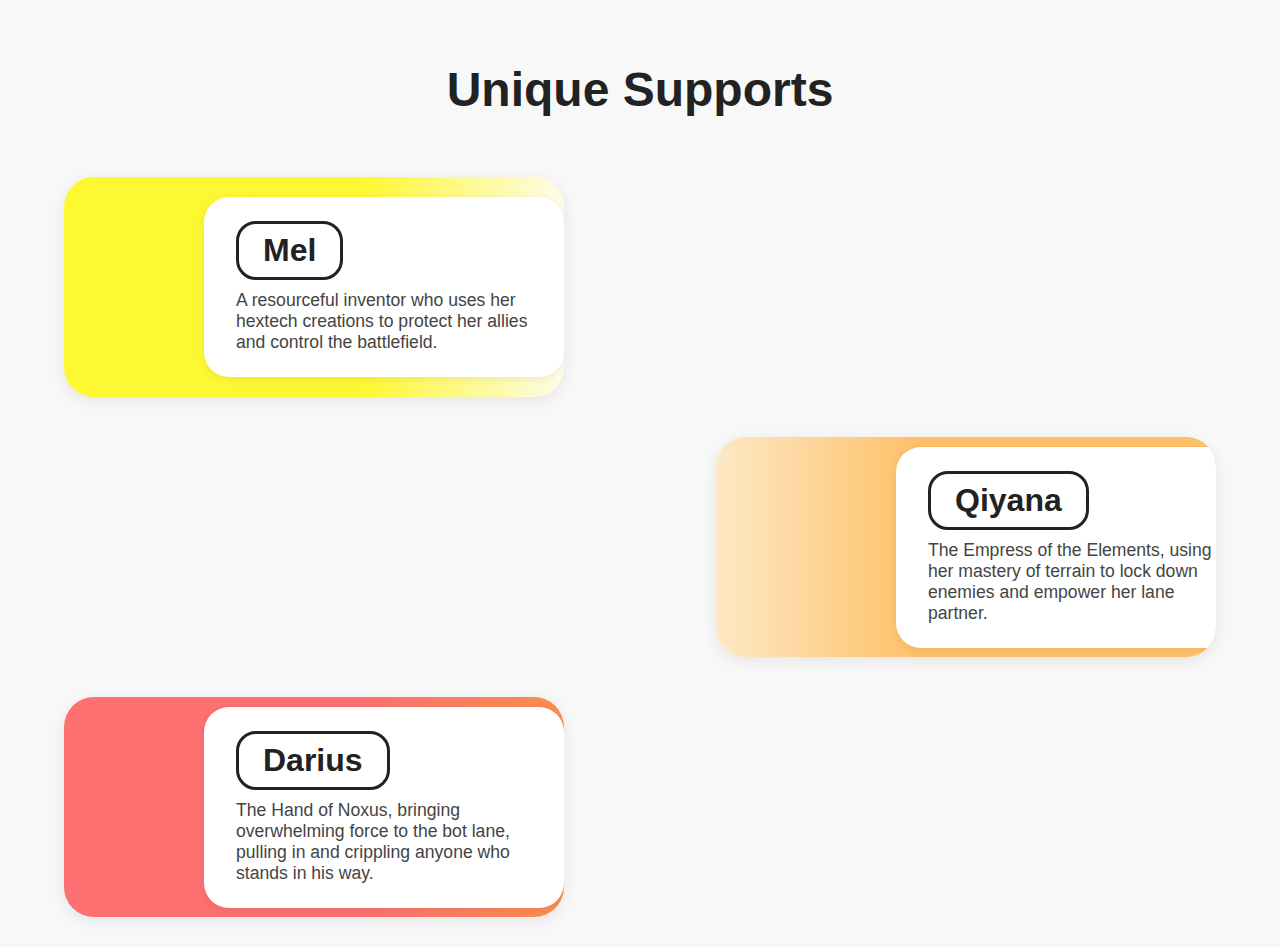
<file: index.html>
<!DOCTYPE html>
<html lang="en">
<head>
	<meta charset="UTF-8">
	<meta name="viewport" content="width=device-width, initial-scale=1.0">
	<title>Project C00L Characters</title>
	<link rel="stylesheet" href="styles.css">
</head>
<body>
	<div class="container">
		<h1 class="main-title">Unique Supports</h1>
		<div class="row">
			<div class="character-box yellow">
				<img src="Mel_0.jpg" alt="Mel" class="character-img fade-in-left">
				<div class="text-box">
					<a href="mel.html" class="title-link">Mel</a>
					<p>A resourceful inventor who uses her hextech creations to protect her allies and control the battlefield.</p>
				</div>
			</div>
		</div>
		<div class="row">
			<div class="character-box orange-invert right-align">
				<div class="text-box">
					<a href="qiyana.html" class="title-link">Qiyana</a>
					<p>The Empress of the Elements, using her mastery of terrain to lock down enemies and empower her lane partner.</p>
				</div>
				<img src="Qiyana_0.jpg" alt="Qiyana" class="character-img fade-in-right">
			</div>
		</div>
		<div class="row">
			<div class="character-box red">
				<img src="Darius_0.jpg" alt="Darius" class="character-img fade-in-left">
				<div class="text-box">
					<a href="darius.html" class="title-link">Darius</a>
					<p>The Hand of Noxus, bringing overwhelming force to the bot lane, pulling in and crippling anyone who stands in his way.</p>
				</div>
			</div>
		</div>
	</div>
</body>
</html>
</file>
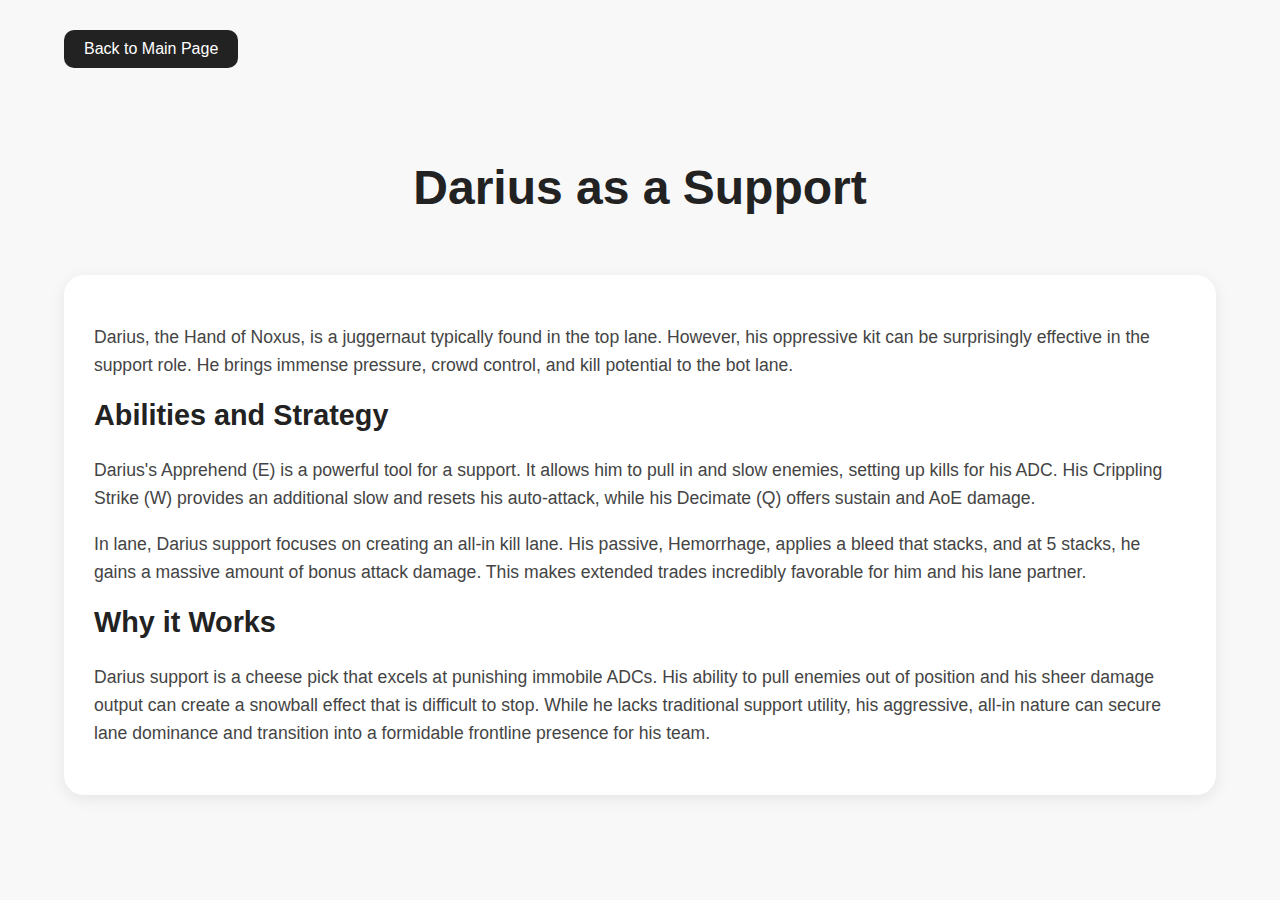
<file: darius.html>
<!DOCTYPE html>
<html lang="en">
<head>
	<meta charset="UTF-8">
	<meta name="viewport" content="width=device-width, initial-scale=1.0">
	<title>Darius - Support</title>
	<link rel="stylesheet" href="styles.css">
</head>
<body>
	<div class="container">
		<a href="index.html" class="back-link">Back to Main Page</a>
		<h1 class="main-title">Darius as a Support</h1>
		<div class="subpage-content">
			<p>Darius, the Hand of Noxus, is a juggernaut typically found in the top lane. However, his oppressive kit can be surprisingly effective in the support role. He brings immense pressure, crowd control, and kill potential to the bot lane.</p>
			<h2>Abilities and Strategy</h2>
			<p>Darius's Apprehend (E) is a powerful tool for a support. It allows him to pull in and slow enemies, setting up kills for his ADC. His Crippling Strike (W) provides an additional slow and resets his auto-attack, while his Decimate (Q) offers sustain and AoE damage.</p>
			<p>In lane, Darius support focuses on creating an all-in kill lane. His passive, Hemorrhage, applies a bleed that stacks, and at 5 stacks, he gains a massive amount of bonus attack damage. This makes extended trades incredibly favorable for him and his lane partner.</p>
			<h2>Why it Works</h2>
			<p>Darius support is a cheese pick that excels at punishing immobile ADCs. His ability to pull enemies out of position and his sheer damage output can create a snowball effect that is difficult to stop. While he lacks traditional support utility, his aggressive, all-in nature can secure lane dominance and transition into a formidable frontline presence for his team.</p>
		</div>
	</div>
</body>
</html>
</file>
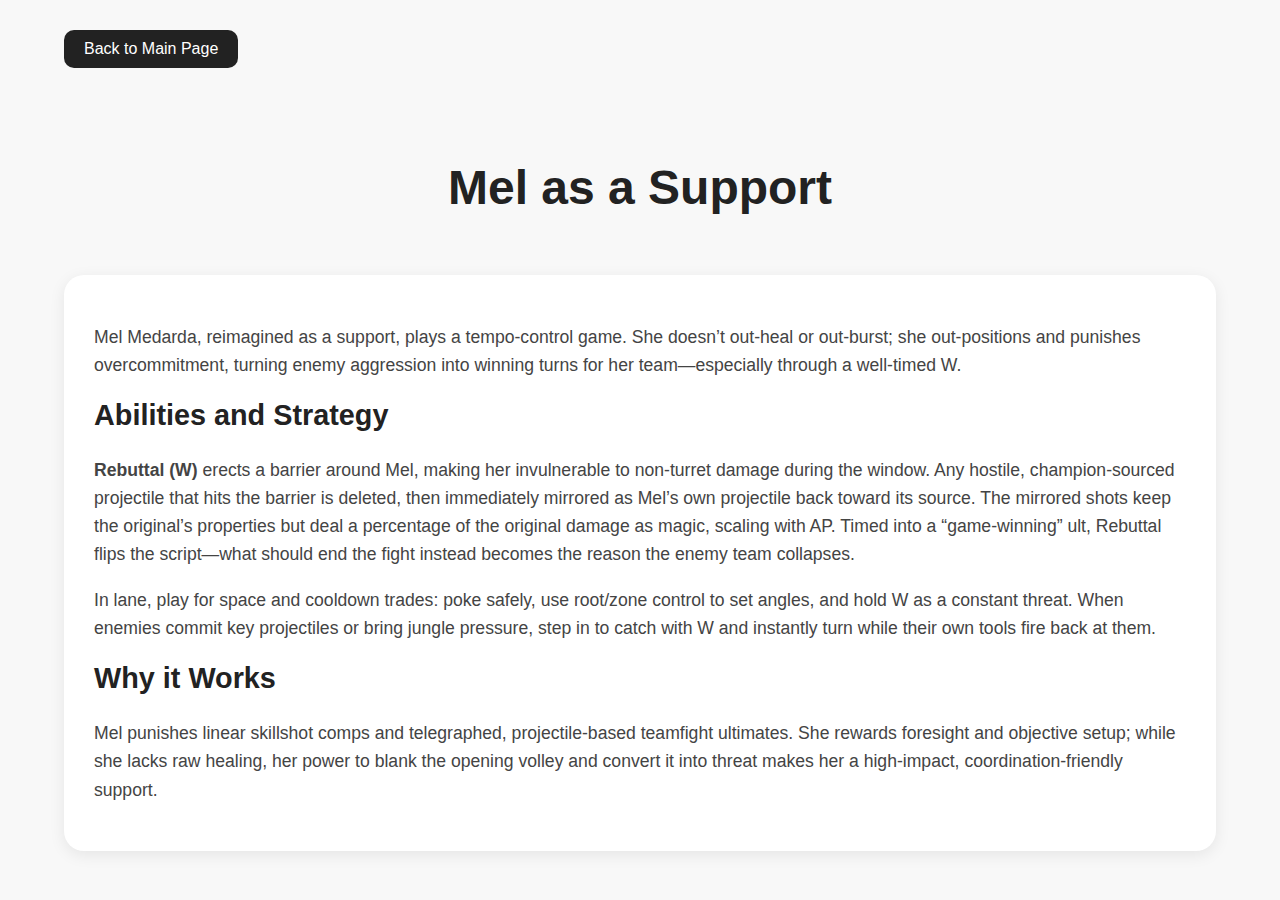
<file: mel.html>
<!DOCTYPE html>
<html lang="en">
<head>
	<meta charset="UTF-8">
	<meta name="viewport" content="width=device-width, initial-scale=1.0">
	<title>Mel - Support</title>
	<link rel="stylesheet" href="styles.css">
</head>
<body>
	<div class="container">
		<a href="index.html" class="back-link">Back to Main Page</a>
		<h1 class="main-title">Mel as a Support</h1>
		<div class="subpage-content">
			<p>Mel Medarda, reimagined as a support, plays a tempo‑control game. She doesn’t out‑heal or out‑burst; she out‑positions and punishes overcommitment, turning enemy aggression into winning turns for her team—especially through a well‑timed W.</p>
			<h2>Abilities and Strategy</h2>
			<p><strong>Rebuttal (W)</strong> erects a barrier around Mel, making her invulnerable to non‑turret damage during the window. Any hostile, champion‑sourced projectile that hits the barrier is deleted, then immediately mirrored as Mel’s own projectile back toward its source. The mirrored shots keep the original’s properties but deal a percentage of the original damage as magic, scaling with AP. Timed into a “game‑winning” ult, Rebuttal flips the script—what should end the fight instead becomes the reason the enemy team collapses.</p>
			<p>In lane, play for space and cooldown trades: poke safely, use root/zone control to set angles, and hold W as a constant threat. When enemies commit key projectiles or bring jungle pressure, step in to catch with W and instantly turn while their own tools fire back at them.</p>
			<h2>Why it Works</h2>
			<p>Mel punishes linear skillshot comps and telegraphed, projectile‑based teamfight ultimates. She rewards foresight and objective setup; while she lacks raw healing, her power to blank the opening volley and convert it into threat makes her a high‑impact, coordination‑friendly support.</p>
		</div>
	</div>
</body>
</html>
</file>
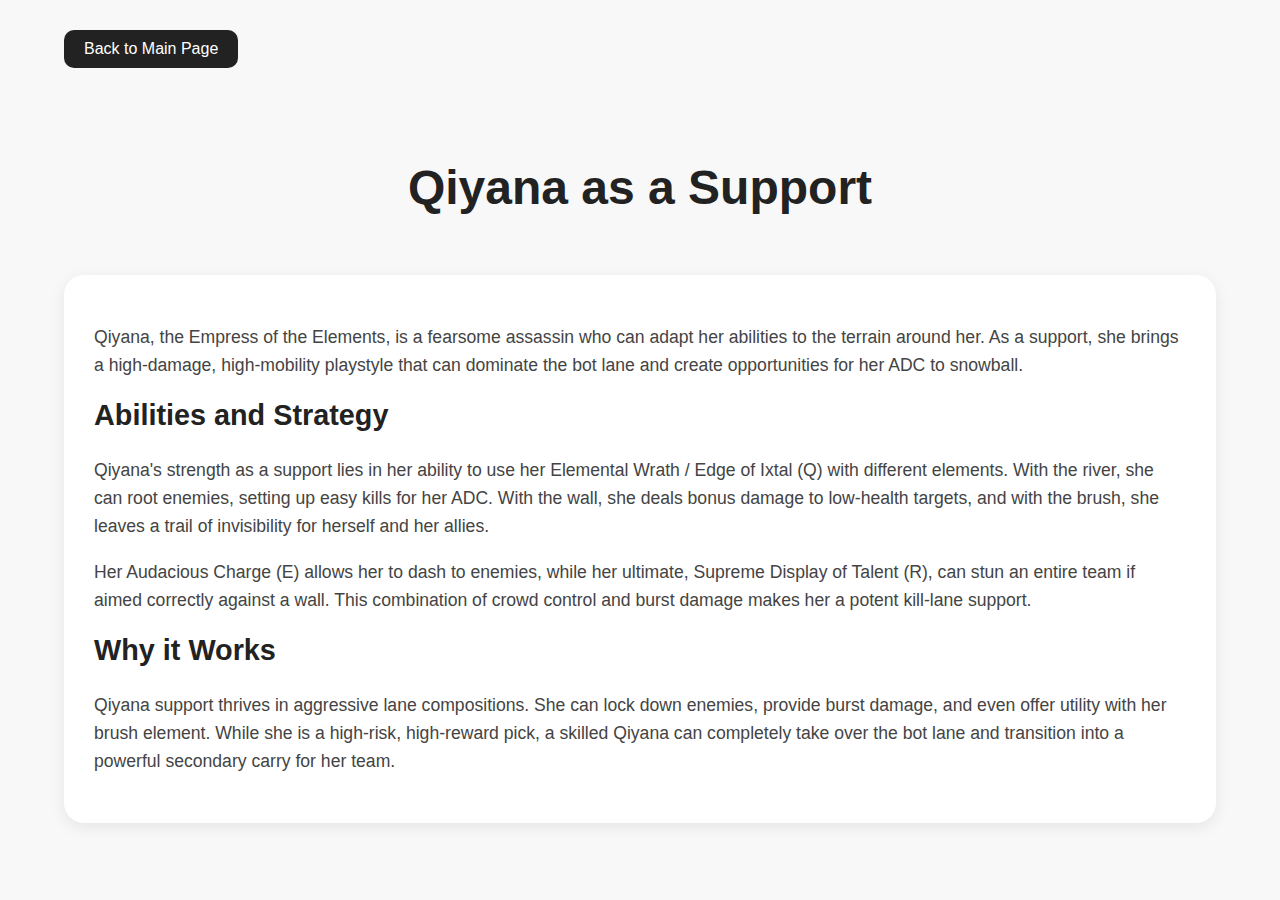
<file: qiyana.html>
<!DOCTYPE html>
<html lang="en">
<head>
	<meta charset="UTF-8">
	<meta name="viewport" content="width=device-width, initial-scale=1.0">
	<title>Qiyana - Support</title>
	<link rel="stylesheet" href="styles.css">
</head>
<body>
	<div class="container">
		<a href="index.html" class="back-link">Back to Main Page</a>
		<h1 class="main-title">Qiyana as a Support</h1>
		<div class="subpage-content">
			<p>Qiyana, the Empress of the Elements, is a fearsome assassin who can adapt her abilities to the terrain around her. As a support, she brings a high-damage, high-mobility playstyle that can dominate the bot lane and create opportunities for her ADC to snowball.</p>
			<h2>Abilities and Strategy</h2>
			<p>Qiyana's strength as a support lies in her ability to use her Elemental Wrath / Edge of Ixtal (Q) with different elements. With the river, she can root enemies, setting up easy kills for her ADC. With the wall, she deals bonus damage to low-health targets, and with the brush, she leaves a trail of invisibility for herself and her allies.</p>
			<p>Her Audacious Charge (E) allows her to dash to enemies, while her ultimate, Supreme Display of Talent (R), can stun an entire team if aimed correctly against a wall. This combination of crowd control and burst damage makes her a potent kill-lane support.</p>
			<h2>Why it Works</h2>
			<p>Qiyana support thrives in aggressive lane compositions. She can lock down enemies, provide burst damage, and even offer utility with her brush element. While she is a high-risk, high-reward pick, a skilled Qiyana can completely take over the bot lane and transition into a powerful secondary carry for her team.</p>
		</div>
	</div>
</body>
</html>
</file>
<file: styles.css>
body {
	margin: 0;
	padding: 0;
	font-family: Arial, sans-serif;
	background: #f8f8f8;
}

.container {
	width: 90vw;
	max-width: 1200px;
	margin: 30px auto;
	display: flex;
	flex-direction: column;
	gap: 40px;
}

.main-title {
	font-size: 3rem;
	font-weight: bold;
	color: #222;
	text-align: center;
	margin-bottom: 20px;
}

.row {
	display: flex;
	flex-direction: row;
	justify-content: flex-start;
	gap: 40px;
}

.character-box {
	position: relative;
	width: 45%;
	min-width: 260px;
	max-width: 500px;
	min-height: 220px;
	display: flex;
	align-items: center;
	border-radius: 30px;
	box-shadow: 0 4px 16px rgba(0,0,0,0.08);
	overflow: hidden;
	background: #fff;
}

.yellow {
	background: linear-gradient(90deg, #fff700cc 60%, #fffde4cc 100%);
}
.orange {
	background: linear-gradient(90deg, #ffb347cc 60%, #ffe4bacc 100%);
}
.orange-invert {
	background: linear-gradient(270deg, #ffb347cc 60%, #ffe4bacc 100%);
}
.red {
	background: linear-gradient(90deg, #ff4e50cc 60%, #f97523cc 100%);
}

.character-img {
	width: 120px;
	height: 120px;
	object-fit: contain;
	margin: 0 30px;
	opacity: 0;
	animation-duration: 1.2s;
	animation-fill-mode: forwards;
}

.fade-in-left {
	animation-name: fadeInLeft;
}
.fade-in-right {
	animation-name: fadeInRight;
}

@keyframes fadeInLeft {
	from {
		opacity: 0;
		transform: translateX(-80px);
	}
	to {
		opacity: 1;
		transform: translateX(0);
	}
}
@keyframes fadeInRight {
	from {
		opacity: 0;
		transform: translateX(80px);
	}
	to {
		opacity: 1;
		transform: translateX(0);
	}
}

.text-box {
	flex: 1;
	background: #fff;
	border-radius: 25px;
	padding: 24px 32px;
	margin-left: -40px;
	box-shadow: 0 2px 8px rgba(0,0,0,0.07);
	z-index: 2;
	min-width: 200px;
}

.right-align {
	flex-direction: row-reverse;
	margin-left: auto;
}

.right-align .text-box {
	margin-left: 0;
	margin-right: -40px;
}

.title-link {
	display: block;
	font-size: 2rem;
	font-weight: bold;
	color: #222;
	text-decoration: none;
	margin-bottom: 10px;
	border: 3px solid #222;
	border-radius: 20px;
	padding: 8px 24px;
	width: fit-content;
	transition: background 0.2s, color 0.2s;
}
.title-link:hover {
	background: #222;
	color: #fff;
}

.text-box p {
	margin: 0;
	color: #444;
	font-size: 1.1rem;
	margin-top: 10px;
}

.back-link {
	display: block;
	width: fit-content;
	margin-bottom: 20px;
	padding: 10px 20px;
	background: #222;
	color: #fff;
	text-decoration: none;
	border-radius: 10px;
	transition: background 0.2s;
}

.back-link:hover {
	background: #444;
}

.subpage-content {
	background: #fff;
	padding: 30px;
	border-radius: 20px;
	box-shadow: 0 4px 16px rgba(0,0,0,0.08);
}

.subpage-content h2 {
	font-size: 1.8rem;
	color: #222;
	margin-top: 20px;
}

.subpage-content p {
	font-size: 1.1rem;
	color: #444;
	line-height: 1.6;
}
</file>
